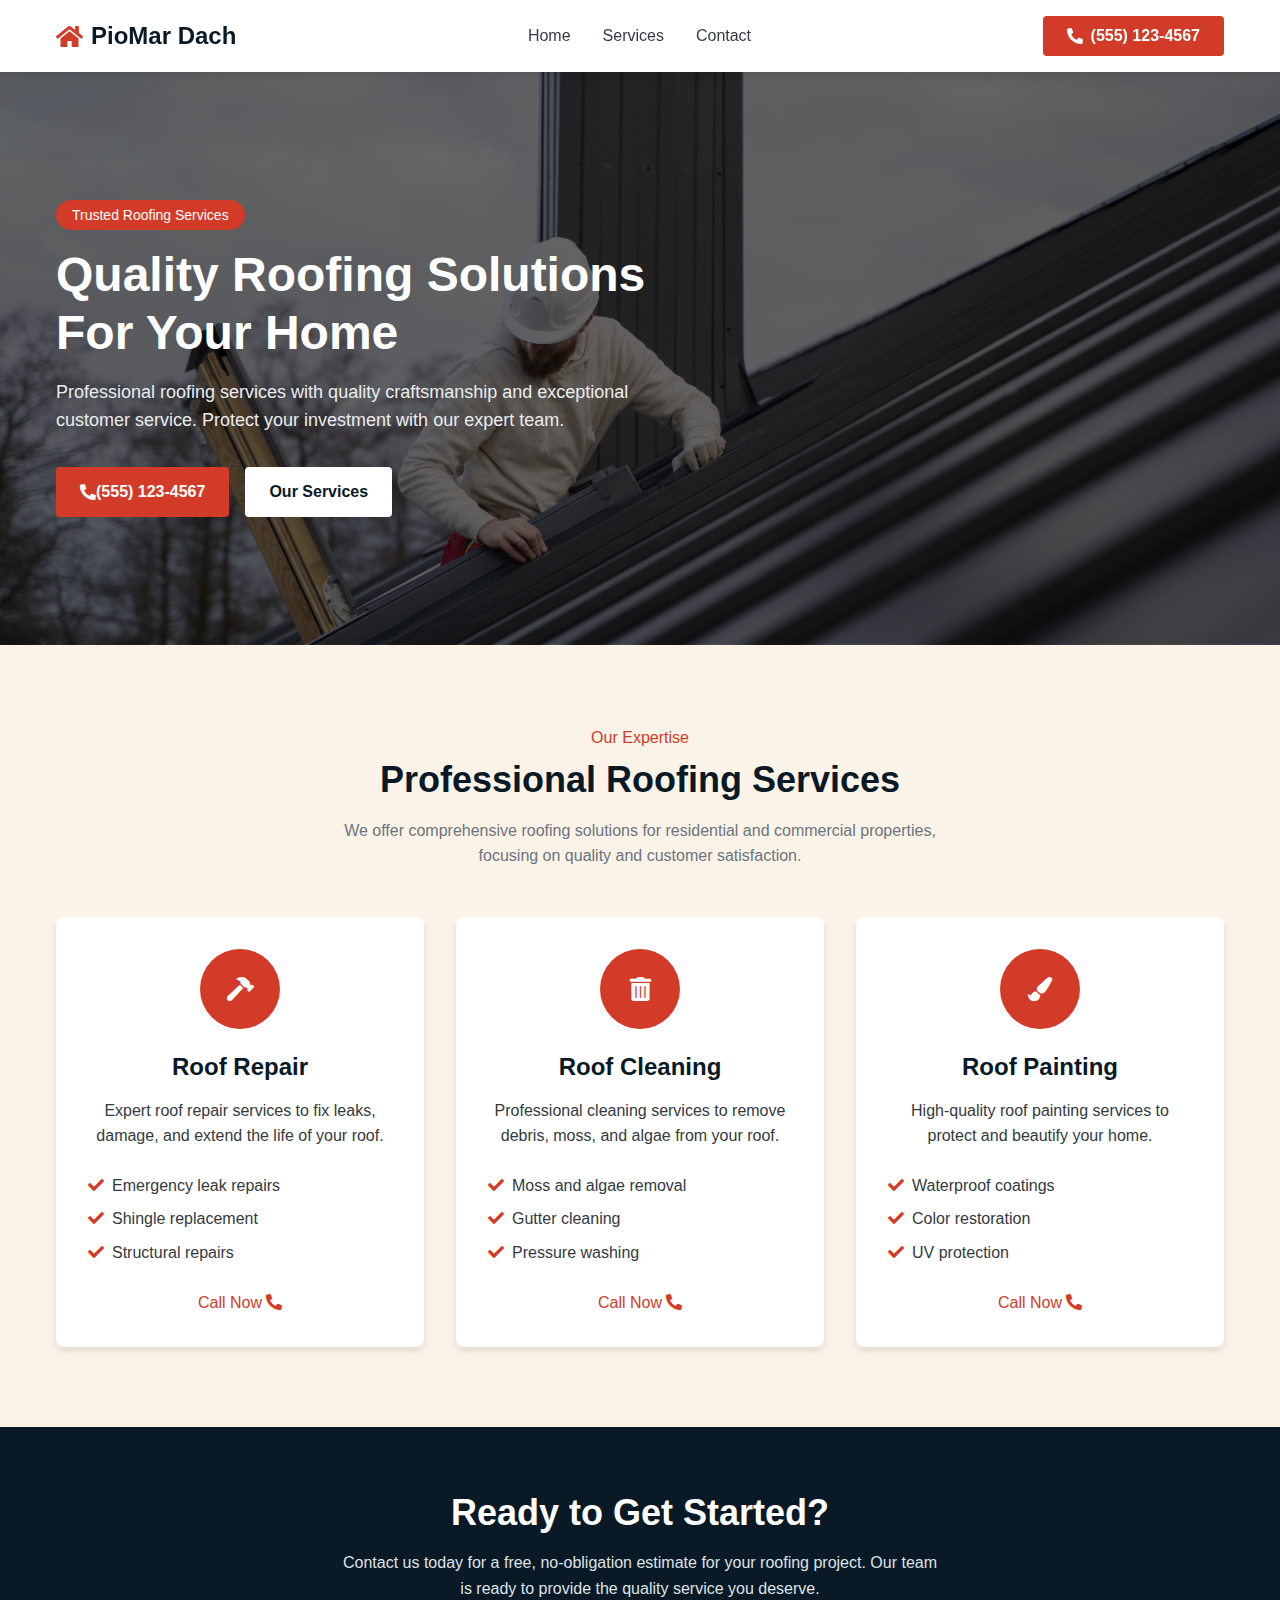
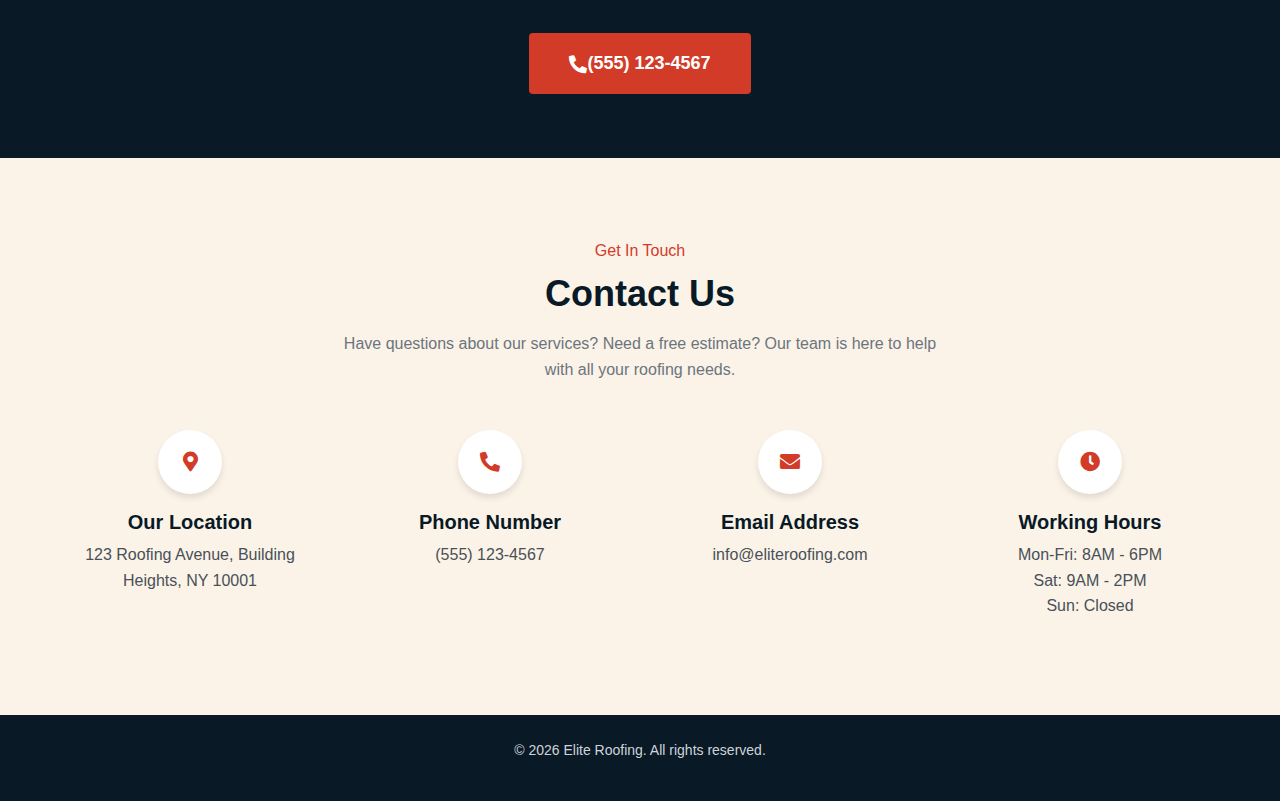
<file: PMR/index4.html>
<!DOCTYPE html>
<html lang="en">
  <head>
    <meta charset="UTF-8" />
    <meta name="viewport" content="width=device-width, initial-scale=1.0" />
    <title>Elite Roofing - Professional Roofing Services</title>
    <link rel="stylesheet" href="style4.css" />
    <link
      rel="stylesheet"
      href="https://cdnjs.cloudflare.com/ajax/libs/font-awesome/5.15.4/css/all.min.css"
    />
  </head>
  <body>
    <!-- Header -->
    <header class="header">
      <div class="container">
        <div class="header-content">
          <!-- Logo -->
          <div class="logo">
            <i class="fas fa-home logo-icon"></i>
            <span>PioMar Dach</span>
          </div>

          <!-- Desktop Navigation -->
          <nav class="desktop-nav">
            <a href="#home">Home</a>
            <a href="#services">Services</a>
            <a href="#contact">Contact</a>
          </nav>

          <!-- Mobile Menu Button -->
          <button class="mobile-menu-button" aria-label="Toggle menu">
            <i class="fas fa-bars"></i>
          </button>

          <!-- Header CTA -->
          <div class="header-cta">
            <a href="tel:555-123-4567" class="phone-button">
              <i class="fas fa-phone-alt"></i> (555) 123-4567
            </a>
          </div>
        </div>

        <!-- Mobile Navigation Menu -->
        <div class="mobile-nav">
          <a href="#home">Home</a>
          <a href="#services">Services</a>
          <a href="#contact">Contact</a>
          <a href="tel:555-123-4567" class="mobile-phone-button">
            <i class="fas fa-phone-alt"></i> (555) 123-4567
          </a>
        </div>
      </div>
    </header>

    <!-- Hero Section -->
    <section id="home" class="hero">
      <div class="container">
        <div class="hero-content">
          <span class="badge">Trusted Roofing Services</span>
          <h1>Quality Roofing Solutions For Your Home</h1>
          <p>
            Professional roofing services with quality craftsmanship and
            exceptional customer service. Protect your investment with our
            expert team.
          </p>
          <div class="hero-buttons">
            <a href="tel:555-123-4567" class="primary-button">
              <i class="fas fa-phone-alt"></i> (555) 123-4567
            </a>
            <a href="#services" class="secondary-button"> Our Services </a>
          </div>
        </div>
      </div>
    </section>

    <!-- Services Section -->
    <section id="services" class="services">
      <div class="container">
        <div class="section-header">
          <span class="section-tag">Our Expertise</span>
          <h2>Professional Roofing Services</h2>
          <p>
            We offer comprehensive roofing solutions for residential and
            commercial properties, focusing on quality and customer
            satisfaction.
          </p>
        </div>

        <div class="services-grid">
          <!-- Service 1 -->
          <div class="service-card">
            <div class="service-icon">
              <i class="fas fa-hammer"></i>
            </div>
            <h3>Roof Repair</h3>
            <p>
              Expert roof repair services to fix leaks, damage, and extend the
              life of your roof.
            </p>
            <ul class="service-features">
              <li><i class="fas fa-check"></i> Emergency leak repairs</li>
              <li><i class="fas fa-check"></i> Shingle replacement</li>
              <li><i class="fas fa-check"></i> Structural repairs</li>
            </ul>
            <a href="tel:555-123-4567" class="service-link">
              Call Now <i class="fas fa-phone-alt"></i>
            </a>
          </div>

          <!-- Service 2 -->
          <div class="service-card">
            <div class="service-icon">
              <i class="fas fa-trash-alt"></i>
            </div>
            <h3>Roof Cleaning</h3>
            <p>
              Professional cleaning services to remove debris, moss, and algae
              from your roof.
            </p>
            <ul class="service-features">
              <li><i class="fas fa-check"></i> Moss and algae removal</li>
              <li><i class="fas fa-check"></i> Gutter cleaning</li>
              <li><i class="fas fa-check"></i> Pressure washing</li>
            </ul>
            <a href="tel:555-123-4567" class="service-link">
              Call Now <i class="fas fa-phone-alt"></i>
            </a>
          </div>

          <!-- Service 3 -->
          <div class="service-card">
            <div class="service-icon">
              <i class="fas fa-paint-brush"></i>
            </div>
            <h3>Roof Painting</h3>
            <p>
              High-quality roof painting services to protect and beautify your
              home.
            </p>
            <ul class="service-features">
              <li><i class="fas fa-check"></i> Waterproof coatings</li>
              <li><i class="fas fa-check"></i> Color restoration</li>
              <li><i class="fas fa-check"></i> UV protection</li>
            </ul>
            <a href="tel:555-123-4567" class="service-link">
              Call Now <i class="fas fa-phone-alt"></i>
            </a>
          </div>
        </div>
      </div>
    </section>

    <!-- CTA Section -->
    <section class="cta">
      <div class="container">
        <h2>Ready to Get Started?</h2>
        <p>
          Contact us today for a free, no-obligation estimate for your roofing
          project. Our team is ready to provide the quality service you deserve.
        </p>
        <a href="tel:555-123-4567" class="cta-button">
          <i class="fas fa-phone-alt"></i> (555) 123-4567
        </a>
      </div>
    </section>

    <!-- Contact Section -->
    <section id="contact" class="contact">
      <div class="container">
        <div class="contact-header">
          <span class="section-tag">Get In Touch</span>
          <h2>Contact Us</h2>
          <p>
            Have questions about our services? Need a free estimate? Our team is
            here to help with all your roofing needs.
          </p>
        </div>

        <div class="contact-grid">
          <!-- Location -->
          <div class="contact-item">
            <div class="contact-icon">
              <i class="fas fa-map-marker-alt"></i>
            </div>
            <h3>Our Location</h3>
            <p>123 Roofing Avenue, Building Heights, NY 10001</p>
          </div>

          <!-- Phone -->
          <div class="contact-item">
            <div class="contact-icon">
              <i class="fas fa-phone-alt"></i>
            </div>
            <h3>Phone Number</h3>
            <p>(555) 123-4567</p>
          </div>

          <!-- Email -->
          <div class="contact-item">
            <div class="contact-icon">
              <i class="fas fa-envelope"></i>
            </div>
            <h3>Email Address</h3>
            <p>info@eliteroofing.com</p>
          </div>

          <!-- Hours -->
          <div class="contact-item">
            <div class="contact-icon">
              <i class="fas fa-clock"></i>
            </div>
            <h3>Working Hours</h3>
            <p>Mon-Fri: 8AM - 6PM<br />Sat: 9AM - 2PM<br />Sun: Closed</p>
          </div>
        </div>
      </div>
    </section>

    <!-- Footer -->
    <footer class="footer">
      <div class="container">
        <p>
          &copy; <span id="current-year"></span> Elite Roofing. All rights
          reserved.
        </p>
      </div>
    </footer>

    <script src="script4.js"></script>
  </body>
</html>
</file>
<file: PMR/style4.css>
/* CSS Reset */
* {
  margin: 0;
  padding: 0;
  box-sizing: border-box;
}

/* Base Styles */
:root {
  --primary: #091926;
  --primary-dark: #05101a;
  --accent: #d23b28;
  --accent-hover: #ba3323;
  --light: #fbf3e8;
  --white: #ffffff;
  --gray-100: #f8f9fa;
  --gray-200: #e9ecef;
  --gray-300: #dee2e6;
  --gray-400: #ced4da;
  --gray-500: #adb5bd;
  --gray-600: #6c757d;
  --gray-700: #495057;
  --gray-800: #343a40;
  --gray-900: #212529;
}

body {
  font-family: -apple-system, BlinkMacSystemFont, "Segoe UI", Roboto, Oxygen,
    Ubuntu, Cantarell, "Open Sans", "Helvetica Neue", sans-serif;
  line-height: 1.6;
  color: var(--gray-800);
  background-color: var(--light);
}

.container {
  width: 100%;
  max-width: 1200px;
  margin: 0 auto;
  padding: 0 1rem;
}

a {
  text-decoration: none;
  color: inherit;
}

ul {
  list-style: none;
}

/* Typography */
h1,
h2,
h3,
h4,
h5,
h6 {
  line-height: 1.2;
  color: var(--primary);
  margin-bottom: 1rem;
}

h1 {
  font-size: 2.5rem;
}

h2 {
  font-size: 2rem;
}

h3 {
  font-size: 1.5rem;
}

p {
  margin-bottom: 1rem;
}

/* Buttons */
.primary-button,
.secondary-button,
.cta-button,
.phone-button,
.mobile-phone-button {
  display: inline-flex;
  align-items: center;
  justify-content: center;
  padding: 0.75rem 1.5rem;
  border-radius: 0.25rem;
  font-weight: 600;
  transition: background-color 0.3s, transform 0.3s;
  cursor: pointer;
}

.primary-button,
.cta-button,
.phone-button,
.mobile-phone-button {
  background-color: var(--accent);
  color: var(--white);
}

.primary-button:hover,
.cta-button:hover,
.phone-button:hover,
.mobile-phone-button:hover {
  background-color: var(--accent-hover);
}

.secondary-button {
  background-color: var(--white);
  color: var(--primary);
}

.secondary-button:hover {
  background-color: var(--gray-100);
}

/* Header & Navigation */
.header {
  background-color: var(--white);
  box-shadow: 0 2px 10px rgba(0, 0, 0, 0.1);
  position: sticky;
  top: 0;
  z-index: 100;
}

.header-content {
  display: flex;
  align-items: center;
  justify-content: space-between;
  padding: 1rem 0;
}

.logo {
  display: flex;
  align-items: center;
  font-weight: 700;
  font-size: 1.5rem;
  color: var(--primary);
}

.logo-icon {
  color: var(--accent);
  margin-right: 0.5rem;
}

.desktop-nav {
  display: none;
}

.header-cta {
  display: none;
}

.mobile-menu-button {
  background: none;
  border: none;
  color: var(--primary);
  font-size: 1.25rem;
  cursor: pointer;
}

.mobile-nav {
  display: none;
  flex-direction: column;
  padding: 1rem 0;
  border-top: 1px solid var(--gray-200);
}

.mobile-nav a {
  padding: 0.75rem 0;
  border-bottom: 1px solid var(--gray-100);
  font-weight: 500;
}

.mobile-nav a:last-child {
  border-bottom: none;
}

.mobile-phone-button {
  margin-top: 0.5rem;
  text-align: center;
}

.mobile-nav.show {
  display: flex;
}

.phone-button,
.mobile-phone-button {
  display: inline-flex;
  align-items: center;
  gap: 0.5rem; /* Creates space between icon and number */
  font-size: 1rem;
  line-height: 1;
  white-space: nowrap; /* Prevent line break between icon and number */
}

.phone-button i,
.mobile-phone-button i {
  font-size: 1rem; /* Adjust icon size */
}

/* Hero Section */
.hero {
  background-image: linear-gradient(rgba(0, 0, 0, 0.6), rgba(0, 0, 0, 0.6)),
    url("images/medium-shot-man-working-roof.webp");
  background-size: cover;
  background-position: center;
  color: var(--white);
  padding: 5rem 0;
  text-align: left;
}

.hero-content {
  max-width: 600px;
}

.badge {
  display: inline-block;
  background-color: var(--accent);
  color: var(--white);
  padding: 0.25rem 1rem;
  border-radius: 9999px;
  font-size: 0.875rem;
  font-weight: 500;
  margin-bottom: 1rem;
}

.hero h1 {
  color: var(--white);
  margin-bottom: 1rem;
}

.hero p {
  color: var(--gray-200);
  margin-bottom: 2rem;
  font-size: 1.125rem;
}

.hero-buttons {
  display: flex;
  flex-direction: column;
  gap: 1rem;
}

/* Services Section */
.services {
  padding: 5rem 0;
}

.section-header,
.contact-header {
  text-align: center;
  margin-bottom: 3rem;
}

.section-tag {
  color: var(--accent);
  font-weight: 500;
  display: block;
  margin-bottom: 0.5rem;
}

.section-header p,
.contact-header p {
  max-width: 600px;
  margin: 0 auto;
  color: var(--gray-600);
}

.services-grid {
  display: grid;
  grid-template-columns: 1fr;
  gap: 2rem;
}

.service-card {
  background-color: var(--white);
  border-radius: 0.5rem;
  box-shadow: 0 4px 6px rgba(0, 0, 0, 0.1);
  padding: 2rem;
  text-align: center;
  transition: transform 0.3s, box-shadow 0.3s;
}

.service-card:hover {
  transform: translateY(-5px);
  box-shadow: 0 10px 15px rgba(0, 0, 0, 0.1);
}

.service-icon {
  width: 5rem;
  height: 5rem;
  background-color: var(--accent);
  border-radius: 50%;
  display: flex;
  align-items: center;
  justify-content: center;
  margin: 0 auto 1.5rem;
  color: var(--white);
  font-size: 1.5rem;
}

.service-features {
  margin: 1.5rem 0;
  text-align: left;
}

.service-features li {
  display: flex;
  align-items: flex-start;
  margin-bottom: 0.5rem;
}

.service-features i {
  color: var(--accent);
  margin-right: 0.5rem;
  margin-top: 0.25rem;
}

.service-link {
  color: var(--accent);
  font-weight: 500;
  display: inline-flex;
  align-items: center;
}

.service-link:hover {
  text-decoration: underline;
}

.service-link i {
  margin-left: 0.25rem;
}

/* CTA Section */
.cta {
  background-color: var(--primary);
  color: var(--white);
  padding: 4rem 0;
  text-align: center;
}

.cta h2 {
  color: var(--white);
}

.cta p {
  max-width: 600px;
  margin: 0 auto 2rem;
  color: var(--gray-300);
}

.cta-button {
  padding: 1rem 2.5rem;
  font-size: 1.125rem;
}

/* Contact Section */
.contact {
  padding: 5rem 0;
  background-color: var(--light);
}

.contact-grid {
  display: grid;
  grid-template-columns: 1fr;
  gap: 2rem;
}

.contact-item {
  display: flex;
  flex-direction: column;
  align-items: center;
  text-align: center;
}

.contact-icon {
  background-color: var(--white);
  width: 4rem;
  height: 4rem;
  border-radius: 50%;
  display: flex;
  align-items: center;
  justify-content: center;
  margin-bottom: 1rem;
  color: var(--accent);
  font-size: 1.25rem;
  box-shadow: 0 4px 6px rgba(0, 0, 0, 0.1);
}

.contact-item h3 {
  font-size: 1.25rem;
  margin-bottom: 0.5rem;
}

.contact-item p {
  color: var(--gray-700);
}

/* Footer */
.footer {
  background-color: var(--primary);
  color: var(--gray-400);
  padding: 1.5rem 0;
  text-align: center;
  font-size: 0.875rem;
}

/* Media Queries */
@media (min-width: 768px) {
  h1 {
    font-size: 3rem;
  }

  h2 {
    font-size: 2.25rem;
  }

  .hero {
    padding: 8rem 0;
  }

  .hero-buttons {
    flex-direction: row;
  }

  .services-grid {
    grid-template-columns: repeat(2, 1fr);
  }

  .contact-grid {
    grid-template-columns: repeat(2, 1fr);
  }
}

@media (min-width: 1024px) {
  .desktop-nav {
    display: flex;
    gap: 2rem;
  }

  .desktop-nav a {
    font-weight: 500;
    transition: color 0.3s;
  }

  .desktop-nav a:hover {
    color: var(--accent);
  }

  .header-cta {
    display: block;
  }

  .mobile-menu-button {
    display: none;
  }

  .services-grid {
    grid-template-columns: repeat(3, 1fr);
  }

  .contact-grid {
    grid-template-columns: repeat(4, 1fr);
  }
}
</file>
